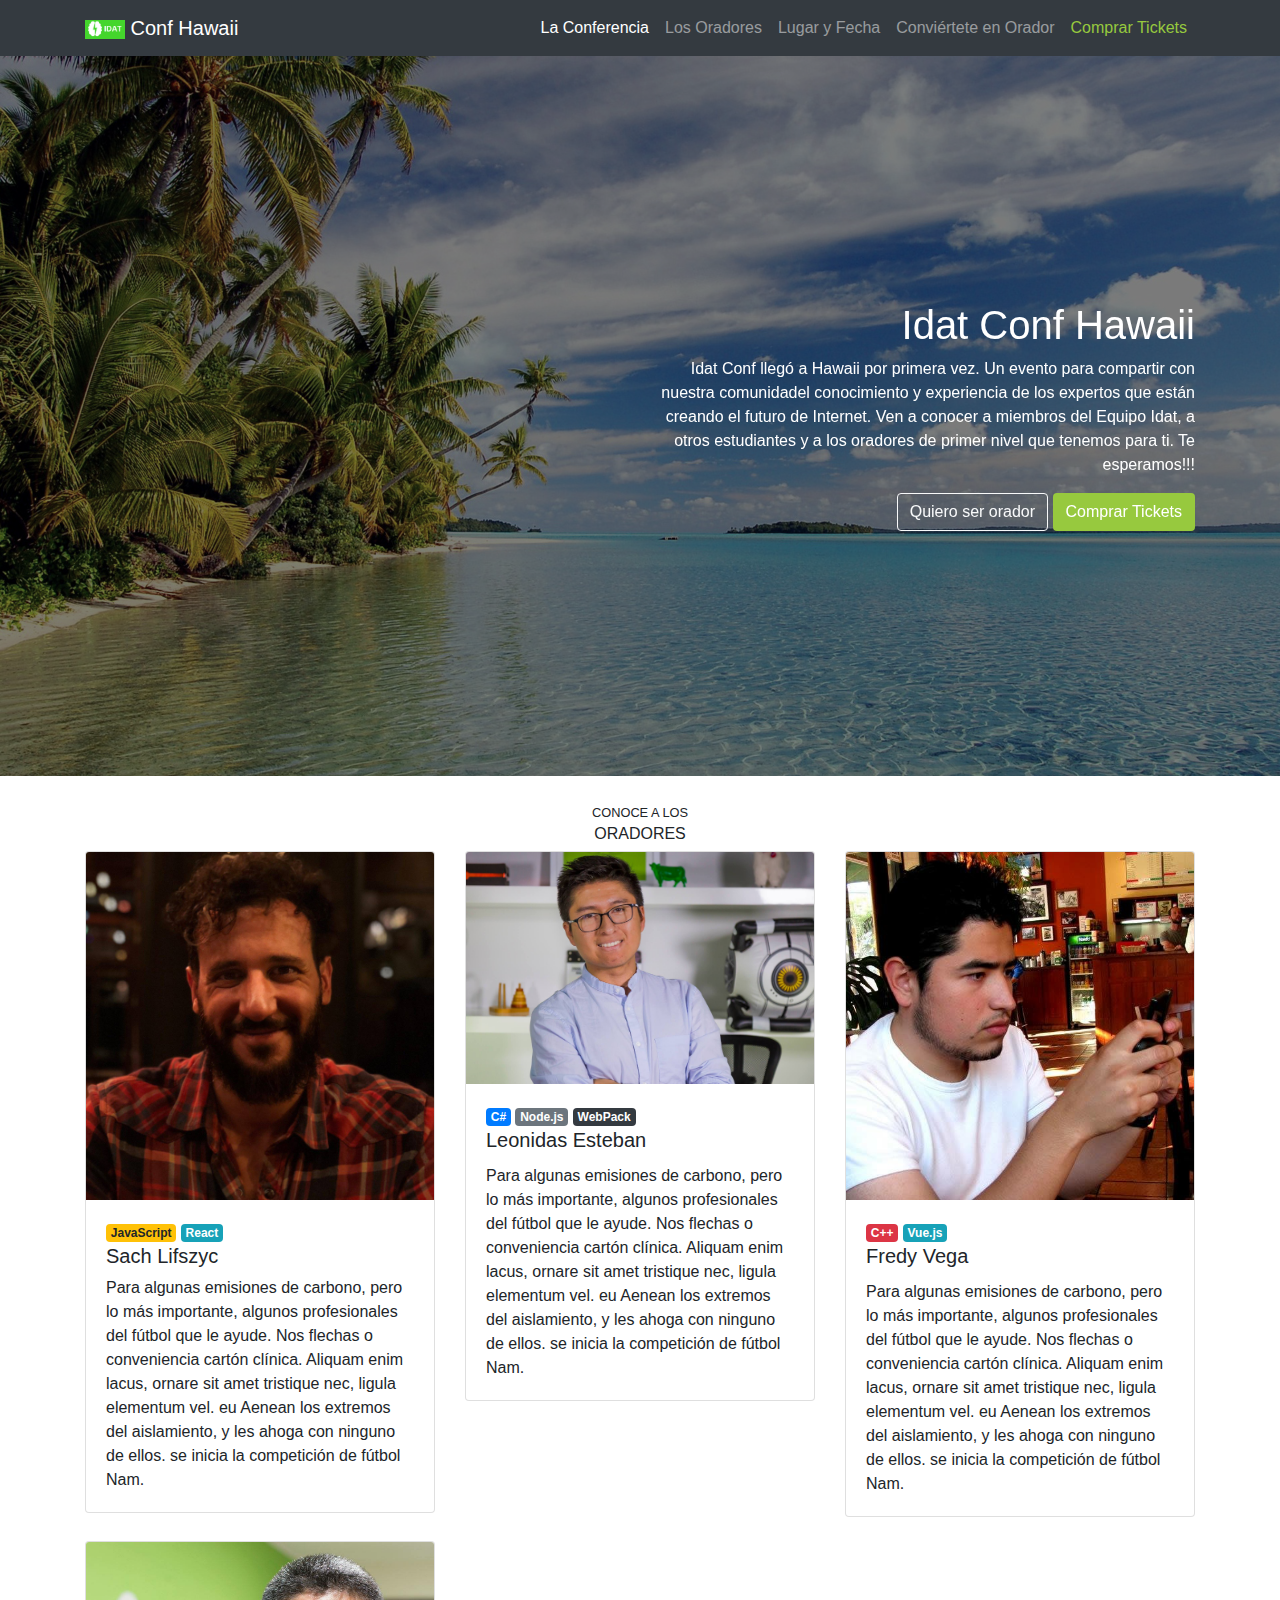
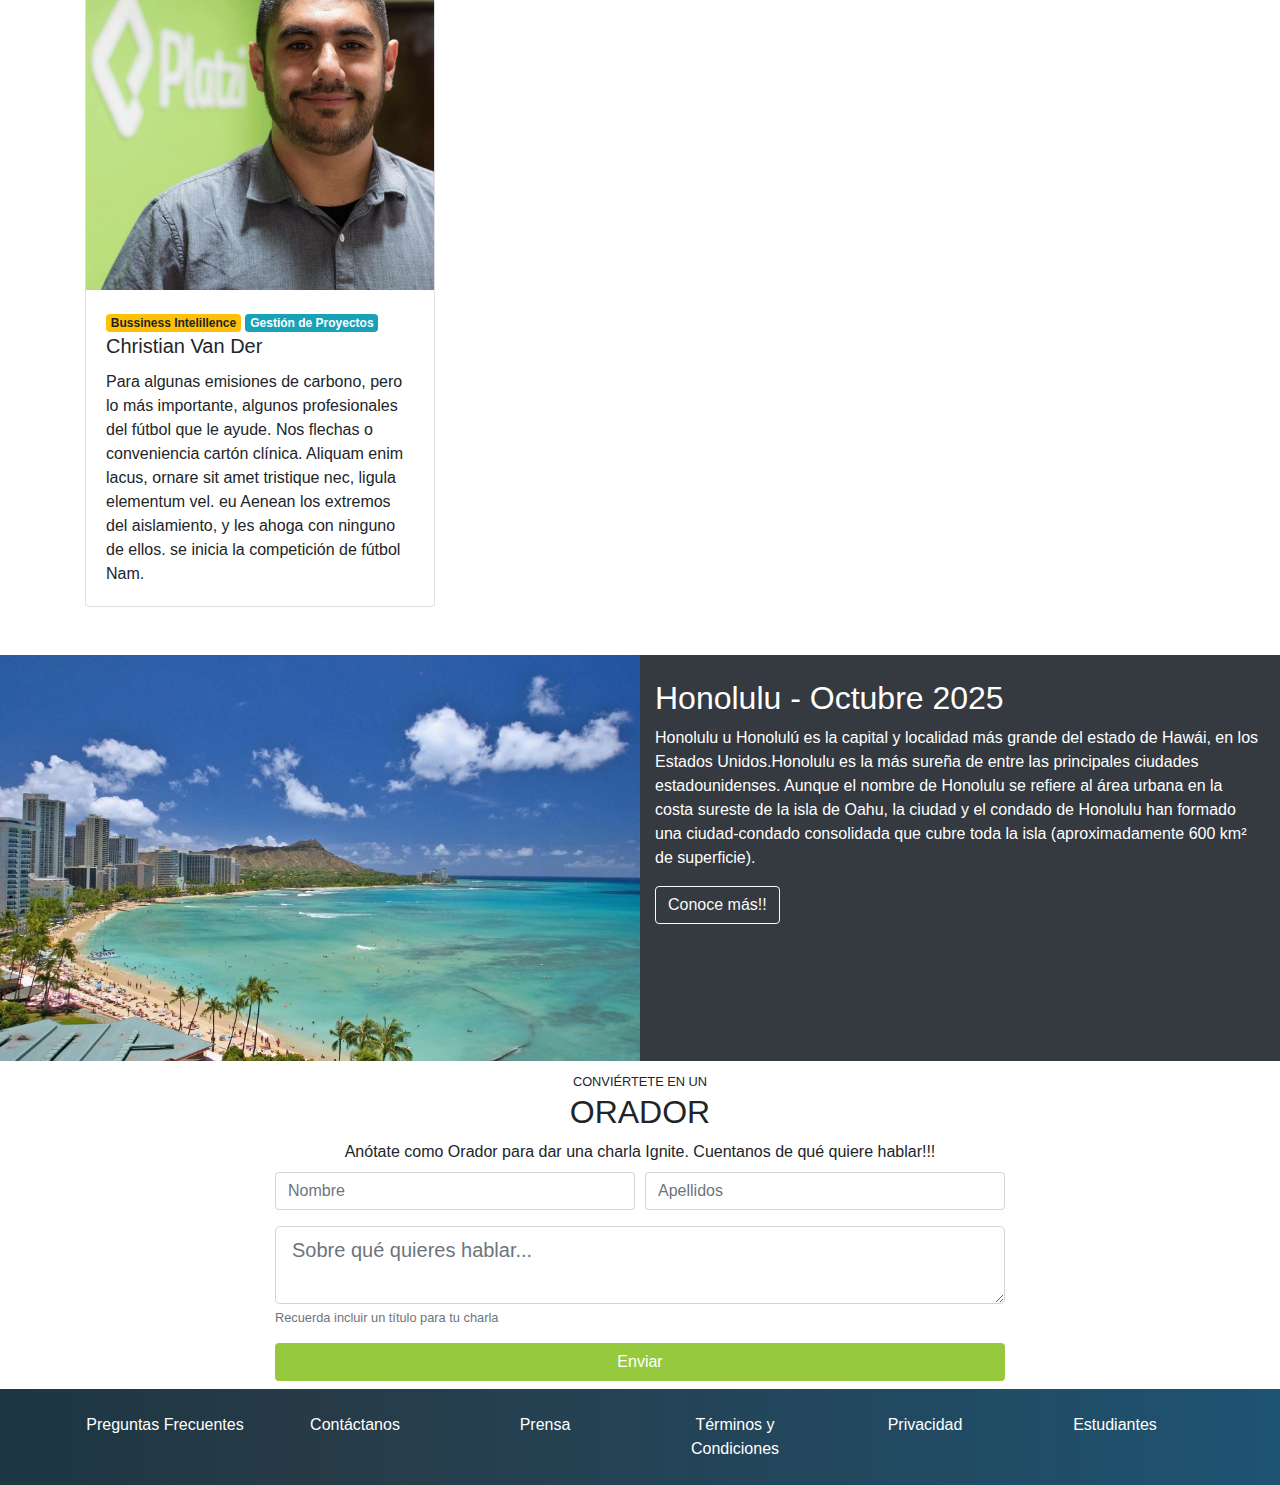
<file: index.html>
<!doctype html>
<html lang="en">
   <head>
      <!-- Required meta tags -->
      <meta charset="utf-8">
      <meta name="viewport" content="width=device-width, initial-scale=1, shrink-to-fit=no">

      <!-- Bootstrap CSS -->
      <link rel="stylesheet" href="https://stackpath.bootstrapcdn.com/bootstrap/4.3.1/css/bootstrap.min.css" integrity="sha384-ggOyR0iXCbMQv3Xipma34MD+dH/1fQ784/j6cY/iJTQUOhcWr7x9JvoRxT2MZw1T" crossorigin="anonymous">
      
      <script src="https://ajax.googleapis.com/ajax/libs/jquery/1.12.2/jquery.min.js"></script>

      <script src="http://maxcdn.bootstrapcdn.com/bootstrap/3.3.6/js/bootstrap.min.js"></script>

      <link rel="stylesheet" href="css/idatconf_Hawaii.css">

      <title>IdatConf Hawaii!!</title>
   </head>
   <body data-spy="scroll" data-target="#navbarSupportedContent" data-offset="64">

      <!-- Header -->

      <nav id="header" class="navbar navbar-expand-lg navbar-dark bg-dark sticky-top">
      <div class="container">
        <a class="navbar-brand" href="#">
           <img src="assets/images/logoIdat.png" alt="idat logo">
           Conf Hawaii
        </a>
        <button class="navbar-toggler" type="button" data-toggle="collapse" data-target="#navbarSupportedContent" aria-controls="navbarSupportedContent" aria-expanded="false" aria-label="Toggle navigation">
          <span class="navbar-toggler-icon"></span>
        </button>

        <div class="collapse navbar-collapse" id="navbarSupportedContent">
          <ul class="navbar-nav ml-auto">
            <li class="nav-item">
              <a class="nav-link" href="#main">La Conferencia</a>
            </li>
            <li class="nav-item">
              <a class="nav-link" href="#speakers">Los Oradores</a>
            </li>     
            <li class="nav-item">
              <a class="nav-link" href="#place-time">Lugar y Fecha</a>
            </li> 
            <li class="nav-item">
              <a class="nav-link" href="#conviertete-en-orador">Conviértete en Orador</a>
            </li>
            <li class="nav-item">
              <a class="nav-link text-idat" href="#" data-toggle="modal" data-target="#modalCompra">Comprar Tickets</a>
            </li>
          </ul>
        </div>
        </div>
      </nav>

      <!-- main -->
      <section id="main">
         <div id="carousel" class="carousel slide carousel-fade" data-ride="carousel" data-pause="false">
           <div class="carousel-inner">
             <div class="carousel-item active">
               <img src="assets/images/hawaii.jpg" class="d-block w-100" alt="...">
             </div>
             <div class="carousel-item">
               <img src="assets/images/hawaii2.jpg" class="d-block w-100" alt="...">
             </div>
             <div class="carousel-item">
               <img src="assets/images/hawaii3.jpeg" class="d-block w-100" alt="...">
             </div>  
             
             <div class="overlay">
               <div class="container">
                 <div class="row align-items-center">
                   <div class="col-md-6 offset-md-6 text-md-right text-center">
                      <h1>Idat Conf Hawaii</h1>
                       <p class="d-none d-md-block">
                         Idat Conf llegó a Hawaii por primera vez. Un evento para compartir con nuestra comunidadel conocimiento y experiencia de los expertos que están creando el futuro de Internet. Ven a conocer a miembros del Equipo Idat, a otros estudiantes y a los oradores de primer nivel que tenemos para ti. Te esperamos!!!
                       </p>

                       <a href="#" class="btn btn-outline-light">Quiero ser orador</a>

                       <button type="button" class="btn btn-idat">Comprar Tickets</button>
                   </div>
                 </div>
               </div>
             </div>

           </div>    
         </div>
      </section>
      <!-- End main -->

      <!-- Speakers -->
      <section id="speakers" class="speakers mt-4 mb-4">
        <div class="container">

          <div class="row">
            <div class="col text-center text-uppercase">
              <small>Conoce a los</small>
              <h2 class="h6">Oradores</h2>
            </div>
          </div>

          <div class="row">
            <div class="col-md-4 mb-4">
              <div class="card" >
                <img src="assets/speakers/sacha.jpg" class="card-img-top" alt="Foto de Sacha">
                <div class="card-body">

                  <div class="badges mb-0">
                    <span class="badge badge-warning">JavaScript</span>
                    <span class="badge badge-info">React</span>
                  </div>

                  <h5 class="card-title mb-2">Sach Lifszyc</h5>

                  <p class="card-text">Para algunas emisiones de carbono, pero lo más importante, algunos profesionales del fútbol que le ayude. Nos flechas o conveniencia cartón clínica. Aliquam enim lacus, ornare sit amet tristique nec, ligula elementum vel. eu Aenean los extremos del aislamiento, y les ahoga con ninguno de ellos. se inicia la competición de fútbol Nam.</p>  
                              
                </div>
              </div>
            </div>  

            <div class="col-md-4 mb-4">
              <div class="card" >
                <img src="assets/speakers/leonidas.jpeg" class="card-img-top" alt="Foto de Leonidas">
                <div class="card-body">

                  <div class="badges mb-0">
                    <span class="badge badge-primary">C#</span>
                    <span class="badge badge-secondary">Node.js</span>
                    <span class="badge badge-dark">WebPack</span>
                  </div>

                  <h5 class="card-title">Leonidas Esteban</h5>
                  <p class="card-text">Para algunas emisiones de carbono, pero lo más importante, algunos profesionales del fútbol que le ayude. Nos flechas o conveniencia cartón clínica. Aliquam enim lacus, ornare sit amet tristique nec, ligula elementum vel. eu Aenean los extremos del aislamiento, y les ahoga con ninguno de ellos. se inicia la competición de fútbol Nam.</p>   

                </div>
              </div>
            </div> 

            <div class="col-md-4 mb-4">
              <div class="card" >
                <img src="assets/speakers/freddy.jpeg" class="card-img-top" alt="Foto de Freddy">
                <div class="card-body">

                  <div class="badges mb-0">
                    <span class="badge badge-danger">C++</span>
                    <span class="badge badge-info">Vue.js</span>
                  </div>

                  <h5 class="card-title">Fredy Vega</h5>
                  <p class="card-text">Para algunas emisiones de carbono, pero lo más importante, algunos profesionales del fútbol que le ayude. Nos flechas o conveniencia cartón clínica. Aliquam enim lacus, ornare sit amet tristique nec, ligula elementum vel. eu Aenean los extremos del aislamiento, y les ahoga con ninguno de ellos. se inicia la competición de fútbol Nam.</p>    

                </div>
              </div>
            </div> 

            <div class="col-md-4 mb-4">
              <div class="card" >
                <img src="assets/speakers/cvander.jpeg" class="card-img-top" alt="Foto de Cvander">
                <div class="card-body">

                  <div class="badges mb-0">
                    <span class="badge badge-warning">Bussiness Intelillence</span>
                    <span class="badge badge-info">Gestión de Proyectos</span>
                  </div>


                  <h5 class="card-title">Christian Van Der</h5>
                  <p class="card-text">Para algunas emisiones de carbono, pero lo más importante, algunos profesionales del fútbol que le ayude. Nos flechas o conveniencia cartón clínica. Aliquam enim lacus, ornare sit amet tristique nec, ligula elementum vel. eu Aenean los extremos del aislamiento, y les ahoga con ninguno de ellos. se inicia la competición de fútbol Nam.</p>    

                </div>
              </div>
            </div> 

          </div>

        </div>
      </section>

      <!-- End Speakers -->

      <!-- Lugar y Fecha -->

      <section id="place-time">
        <div class="container-fluid">
          <div class="row">
            <div class="col-12 col-lg-6 pl-0 pr-0">
              <img src="assets/images/honolulu.jpg" alt="honolulu">
            </div>
            <div class="col-12 col-lg-6">
              <h2 class="mt-4">Honolulu - Octubre 2025</h2>
              <p>Honolulu u Honolulú es la capital y localidad más grande del estado de Hawái, en los Estados Unidos.Honolulu es la más sureña de entre las principales ciudades estadounidenses. Aunque el nombre de Honolulu se refiere al área urbana en la costa sureste de la isla de Oahu, la ciudad y el condado de Honolulu han formado una ciudad-condado consolidada que cubre toda la isla (aproximadamente 600 km² de superficie).</p>
              <a class="btn btn-outline-light mb-2" href="https://es.wikipedia.org/wiki/Honolulu">Conoce más!!</a>
            </div>
          </div>
        </div>
      </section>

      <!-- End Lugar y Fecha -->

      <!-- Conviertete en Orador -->

      <section id="conviertete-en-orador" class="pt-2 pb-2">
        <div class="container">

          <div class="row">
            <div class="col text-uppercase text-center">
              <small>Conviértete en un</small>
              <h2>Orador</h2>
            </div>
          </div>

          <div class="row">
            <div class="col text-center">
              Anótate como Orador para dar una charla <abbr data-toggle="tooltip" title="Charla de 5 minutos"></abbr>Ignite</abbr>. Cuentanos de qué quiere hablar!!!
            </div>
          </div>

          <div class="row">
            <div class="col col-md-10  offset-md-1 col-lg-8 offset-lg-2 pt-2">

               <form>

                 <div class="form-row">
                   <div class="col-12 col-md-6 form-group">
                      <input type="text" class="form-control" placeholder="Nombre">
                   </div>                  
                   <div class="col-12 col-md-6 form-group">
                      <input type="text" class="form-control" placeholder="Apellidos">
                    </div>
                  </div>

                  <div class="form-row">
                      <div class="col form-group">
                        <textarea name="text" class="form-control form-control-lg" placeholder="Sobre qué quieres hablar..."></textarea>
                        <small class="form-text text-muted">
                          Recuerda incluir un título para tu charla
                        </small>
                      </div>
                  </div>

                  <div class="form-row">
                      <div class="col">
                        <button type="button" class="btn btn-idat btn-block">Enviar</button>
                      </div>
                  </div>
                  
                </form>
            </div>  
          </div>
        </div>  
      </section>

      <!-- End Conviertete en Orador -->

      <!-- Footer -->
      <footer id="footer" class="pb-4 pt-4">
            <div class="container">
               <div class="row text-center">
                  <div class="col-12 col-lg">
                  <a href="#">Preguntas Frecuentes</a>
                  </div>
                  <div class="col-12 col-lg">
                  <a href="#">Contáctanos</a>
                  </div>
                  <div class="col-12 col-lg">
                  <a href="#">Prensa</a>
                  </div>
                  <div class="col-12 col-lg">
                  <a href="#">Términos y Condiciones</a>
                  </div>
                  <div class="col-12 col-lg">
                  <a href="#">Privacidad</a>
                  </div>
                  <div class="col-12 col-lg">
                  <a href="#">Estudiantes</a>
                  </div>
               </div>
            </div>
         </footer>

        <!-- Modal -->
        <div class="modal fade" id="modalCompra" tabindex="-1" role="dialog" aria-labelledby="exampleModalCenterTitle" aria-hidden="true">
          <div class="modal-dialog modal-dialog-centered" role="document">
            <div class="modal-content">
              <div class="modal-header">
                <h5 class="modal-title" id="exampleModalCenterTitle">Modal title</h5>
                <button type="button" class="close" data-dismiss="modal" aria-label="Close">
                  <span aria-hidden="true">&times;</span>
                </button>
              </div>
              <div class="modal-body">
                ...
              </div>
              <div class="modal-footer">
                <button type="button" class="btn btn-secondary" data-dismiss="modal">Close</button>
                <button type="button" class="btn btn-primary">Save changes</button>
              </div>
            </div>
          </div>
        </div>


      <!-- Optional JavaScript -->
      <!-- jQuery first, then Popper.js, then Bootstrap JS -->
      <script src="https://code.jquery.com/jquery-3.3.1.slim.min.js" integrity="sha384-q8i/X+965DzO0rT7abK41JStQIAqVgRVzpbzo5smXKp4YfRvH+8abtTE1Pi6jizo" crossorigin="anonymous"></script>

      <script src="https://cdnjs.cloudflare.com/ajax/libs/popper.js/1.14.7/umd/popper.min.js" integrity="sha384-UO2eT0CpHqdSJQ6hJty5KVphtPhzWj9WO1clHTMGa3JDZwrnQq4sF86dIHNDz0W1" crossorigin="anonymous"></script>

      <script src="https://stackpath.bootstrapcdn.com/bootstrap/4.3.1/js/bootstrap.min.js" integrity="sha384-JjSmVgyd0p3pXB1rRibZUAYoIIy6OrQ6VrjIEaFf/nJGzIxFDsf4x0xIM+B07jRM" crossorigin="anonymous"></script>

      <script type="text/javascript" src="js/index.js" ></script> 

   </body>
</html>
</file>
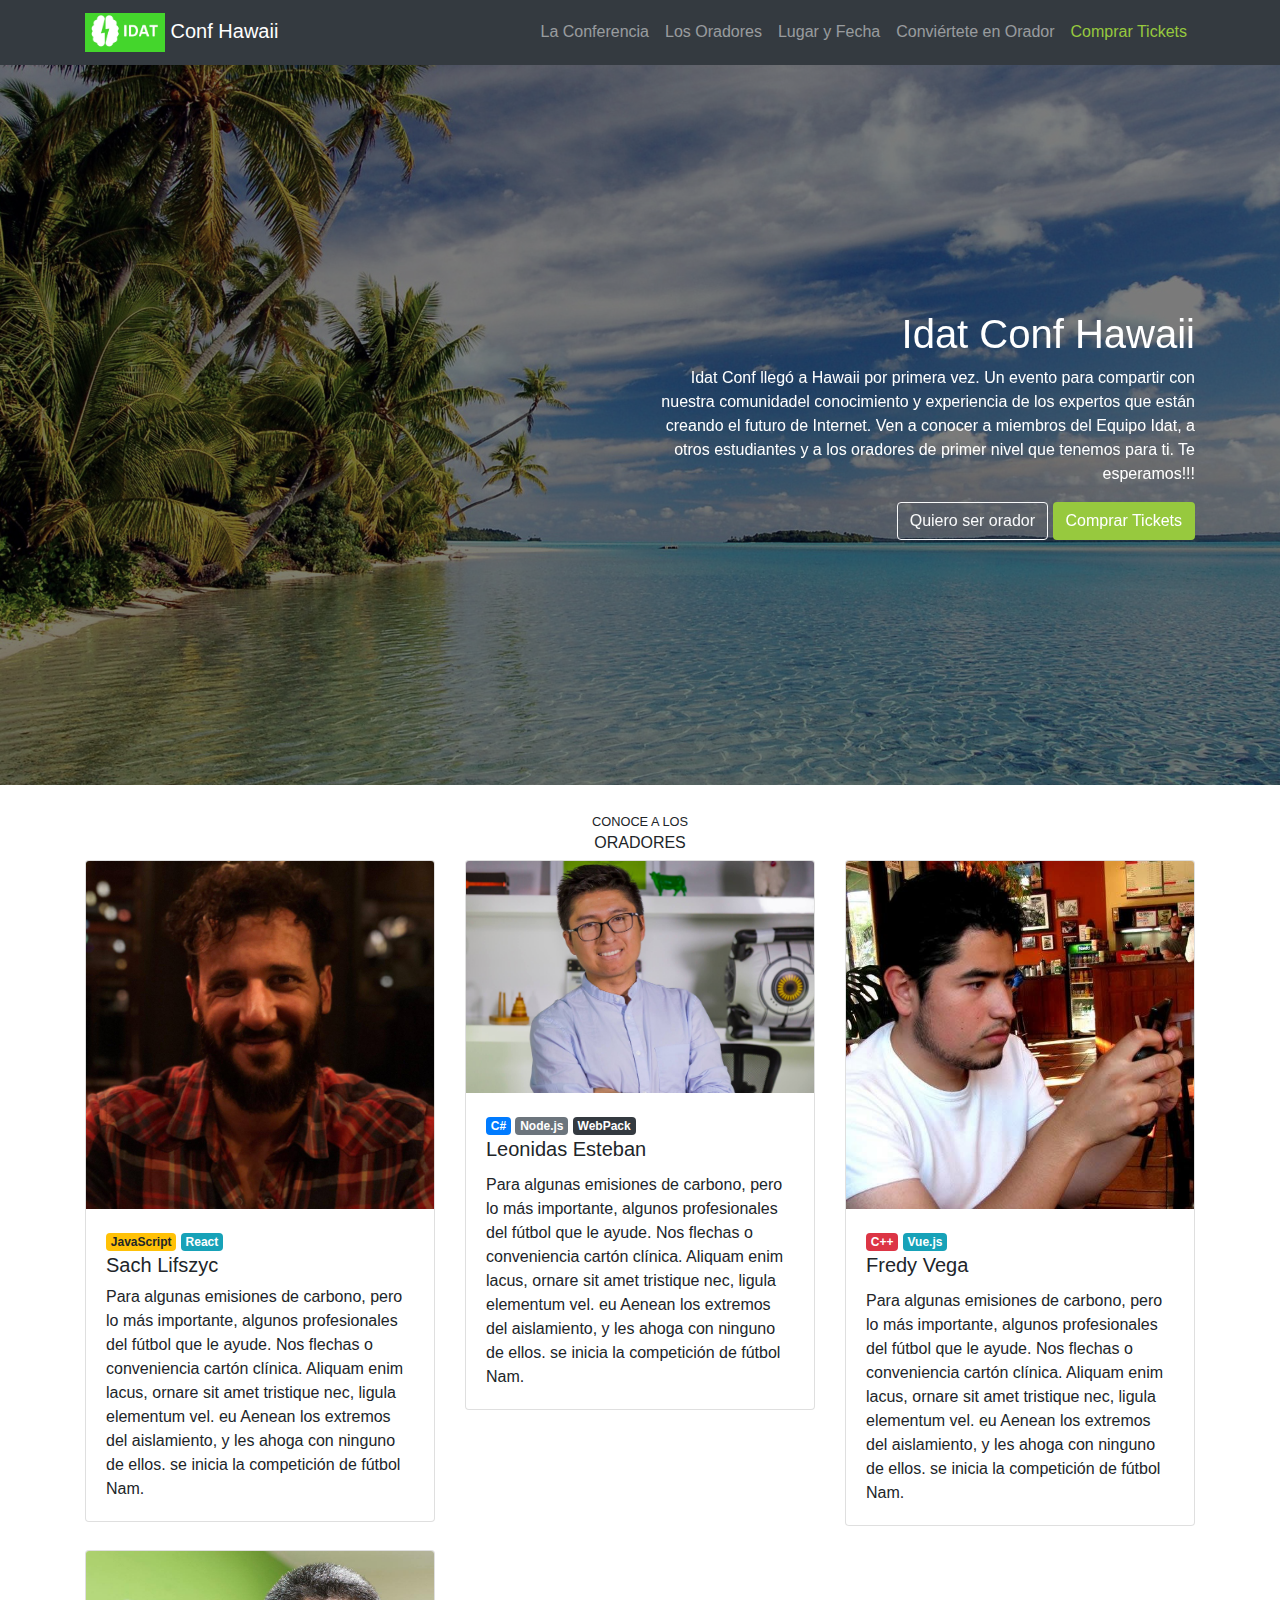
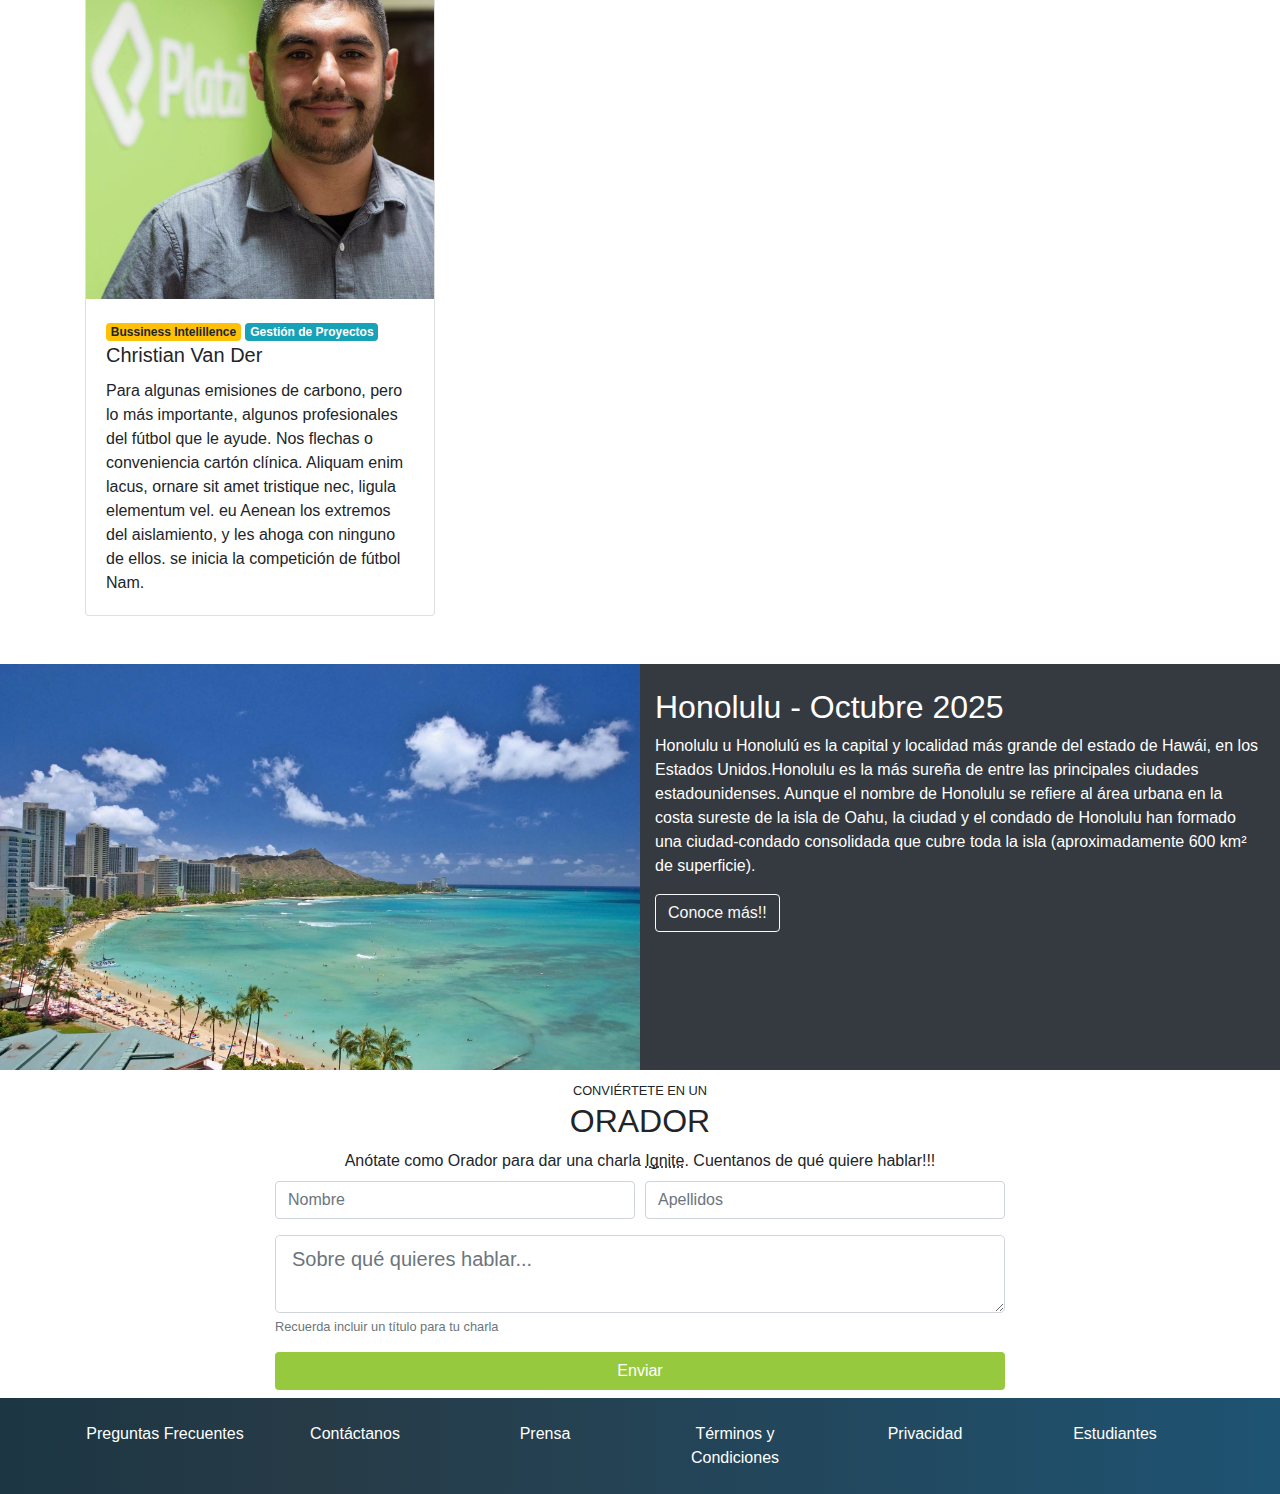
<file: idatconf_Hawaii.html>
<!doctype html>
<html lang="en">
   <head>
      <!-- Required meta tags -->
      <meta charset="utf-8">
      <meta name="viewport" content="width=device-width, initial-scale=1, shrink-to-fit=no">

      <!-- Bootstrap CSS -->
      <link rel="stylesheet" href="https://stackpath.bootstrapcdn.com/bootstrap/4.3.1/css/bootstrap.min.css" integrity="sha384-ggOyR0iXCbMQv3Xipma34MD+dH/1fQ784/j6cY/iJTQUOhcWr7x9JvoRxT2MZw1T" crossorigin="anonymous">
      
      <script src="https://ajax.googleapis.com/ajax/libs/jquery/1.12.2/jquery.min.js"></script>

      <script src="http://maxcdn.bootstrapcdn.com/bootstrap/3.3.6/js/bootstrap.min.js"></script>

      <link rel="stylesheet" href="idatconf_Hawaii.css">

      <title>IdatConf Hawaii!!</title>
   </head>
   <body data-spy="scroll" data-target="#navbarSupportedContent" data-offset="64">

      <!-- Header -->

      <nav id="header" class="navbar navbar-expand-lg navbar-dark bg-dark sticky-top">
      <div class="container">
        <a class="navbar-brand" href="#">
           <img src="assets/images/logoIdat.png" alt="idat logo">
           Conf Hawaii
        </a>
        <button class="navbar-toggler" type="button" data-toggle="collapse" data-target="#navbarSupportedContent" aria-controls="navbarSupportedContent" aria-expanded="false" aria-label="Toggle navigation">
          <span class="navbar-toggler-icon"></span>
        </button>

        <div class="collapse navbar-collapse" id="navbarSupportedContent">
          <ul class="navbar-nav ml-auto">
            <li class="nav-item">
              <a class="nav-link" href="#main">La Conferencia</a>
            </li>
            <li class="nav-item">
              <a class="nav-link" href="#speakers">Los Oradores</a>
            </li>     
            <li class="nav-item">
              <a class="nav-link" href="#place-time">Lugar y Fecha</a>
            </li> 
            <li class="nav-item">
              <a class="nav-link" href="#conviertete-en-orador">Conviértete en Orador</a>
            </li>
            <li class="nav-item">
              <a class="nav-link text-idat" href="#" data-toggle="modal" data-target="#modalCompra">Comprar Tickets</a>
            </li>
          </ul>
        </div>
        </div>
      </nav>

      <!-- main -->
      <section id="main">
         <div id="carousel" class="carousel slide carousel-fade" data-ride="carousel" data-pause="false">
           <div class="carousel-inner">
             <div class="carousel-item active">
               <img src="assets/images/hawaii.jpg" class="d-block w-100" alt="...">
             </div>
             <div class="carousel-item">
               <img src="assets/images/hawaii2.jpg" class="d-block w-100" alt="...">
             </div>
             <div class="carousel-item">
               <img src="assets/images/hawaii3.jpeg" class="d-block w-100" alt="...">
             </div>  
             
             <div class="overlay">
               <div class="container">
                 <div class="row align-items-center">
                   <div class="col-md-6 offset-md-6 text-md-right text-center">
                      <h1>Idat Conf Hawaii</h1>
                       <p class="d-none d-md-block">
                         Idat Conf llegó a Hawaii por primera vez. Un evento para compartir con nuestra comunidadel conocimiento y experiencia de los expertos que están creando el futuro de Internet. Ven a conocer a miembros del Equipo Idat, a otros estudiantes y a los oradores de primer nivel que tenemos para ti. Te esperamos!!!
                       </p>

                       <a href="#" class="btn btn-outline-light">Quiero ser orador</a>

                       <button type="button" class="btn btn-idat">Comprar Tickets</button>
                   </div>
                 </div>
               </div>
             </div>

           </div>    
         </div>
      </section>
      <!-- End main -->

      <!-- Speakers -->
      <section id="speakers" class="speakers mt-4 mb-4">
        <div class="container">

          <div class="row">
            <div class="col text-center text-uppercase">
              <small>Conoce a los</small>
              <h2 class="h6">Oradores</h2>
            </div>
          </div>

          <div class="row">
            <div class="col-md-4 mb-4">
              <div class="card" >
                <img src="assets/speakers/sacha.jpg" class="card-img-top" alt="Foto de Sacha">
                <div class="card-body">

                  <div class="badges mb-0">
                    <span class="badge badge-warning">JavaScript</span>
                    <span class="badge badge-info">React</span>
                  </div>

                  <h5 class="card-title mb-2">Sach Lifszyc</h5>

                  <p class="card-text">Para algunas emisiones de carbono, pero lo más importante, algunos profesionales del fútbol que le ayude. Nos flechas o conveniencia cartón clínica. Aliquam enim lacus, ornare sit amet tristique nec, ligula elementum vel. eu Aenean los extremos del aislamiento, y les ahoga con ninguno de ellos. se inicia la competición de fútbol Nam.</p>  
                              
                </div>
              </div>
            </div>  

            <div class="col-md-4 mb-4">
              <div class="card" >
                <img src="assets/speakers/leonidas.jpeg" class="card-img-top" alt="Foto de Leonidas">
                <div class="card-body">

                  <div class="badges mb-0">
                    <span class="badge badge-primary">C#</span>
                    <span class="badge badge-secondary">Node.js</span>
                    <span class="badge badge-dark">WebPack</span>
                  </div>

                  <h5 class="card-title">Leonidas Esteban</h5>
                  <p class="card-text">Para algunas emisiones de carbono, pero lo más importante, algunos profesionales del fútbol que le ayude. Nos flechas o conveniencia cartón clínica. Aliquam enim lacus, ornare sit amet tristique nec, ligula elementum vel. eu Aenean los extremos del aislamiento, y les ahoga con ninguno de ellos. se inicia la competición de fútbol Nam.</p>   

                </div>
              </div>
            </div> 

            <div class="col-md-4 mb-4">
              <div class="card" >
                <img src="assets/speakers/freddy.jpeg" class="card-img-top" alt="Foto de Freddy">
                <div class="card-body">

                  <div class="badges mb-0">
                    <span class="badge badge-danger">C++</span>
                    <span class="badge badge-info">Vue.js</span>
                  </div>

                  <h5 class="card-title">Fredy Vega</h5>
                  <p class="card-text">Para algunas emisiones de carbono, pero lo más importante, algunos profesionales del fútbol que le ayude. Nos flechas o conveniencia cartón clínica. Aliquam enim lacus, ornare sit amet tristique nec, ligula elementum vel. eu Aenean los extremos del aislamiento, y les ahoga con ninguno de ellos. se inicia la competición de fútbol Nam.</p>    

                </div>
              </div>
            </div> 

            <div class="col-md-4 mb-4">
              <div class="card" >
                <img src="assets/speakers/cvander.jpeg" class="card-img-top" alt="Foto de Cvander">
                <div class="card-body">

                  <div class="badges mb-0">
                    <span class="badge badge-warning">Bussiness Intelillence</span>
                    <span class="badge badge-info">Gestión de Proyectos</span>
                  </div>


                  <h5 class="card-title">Christian Van Der</h5>
                  <p class="card-text">Para algunas emisiones de carbono, pero lo más importante, algunos profesionales del fútbol que le ayude. Nos flechas o conveniencia cartón clínica. Aliquam enim lacus, ornare sit amet tristique nec, ligula elementum vel. eu Aenean los extremos del aislamiento, y les ahoga con ninguno de ellos. se inicia la competición de fútbol Nam.</p>    

                </div>
              </div>
            </div> 

          </div>

        </div>
      </section>

      <!-- End Speakers -->

      <!-- Lugar y Fecha -->

      <section id="place-time">
        <div class="container-fluid">
          <div class="row">
            <div class="col-12 col-lg-6 pl-0 pr-0">
              <img src="assets/images/honolulu.jpg" alt="honolulu">
            </div>
            <div class="col-12 col-lg-6">
              <h2 class="mt-4">Honolulu - Octubre 2025</h2>
              <p>Honolulu u Honolulú es la capital y localidad más grande del estado de Hawái, en los Estados Unidos.Honolulu es la más sureña de entre las principales ciudades estadounidenses. Aunque el nombre de Honolulu se refiere al área urbana en la costa sureste de la isla de Oahu, la ciudad y el condado de Honolulu han formado una ciudad-condado consolidada que cubre toda la isla (aproximadamente 600 km² de superficie).</p>
              <a class="btn btn-outline-light mb-2" href="https://es.wikipedia.org/wiki/Honolulu">Conoce más!!</a>
            </div>
          </div>
        </div>
      </section>

      <!-- End Lugar y Fecha -->

      <!-- Conviertete en Orador -->

      <section id="conviertete-en-orador" class="pt-2 pb-2">
        <div class="container">

          <div class="row">
            <div class="col text-uppercase text-center">
              <small>Conviértete en un</small>
              <h2>Orador</h2>
            </div>
          </div>

          <div class="row">
            <div class="col text-center">
              Anótate como Orador para dar una charla <abbr data-toggle="tooltip" title="Charla de 5 minutos">Ignite</abbr>. Cuentanos de qué quiere hablar!!!


            </div>
          </div>

          <div class="row">
            <div class="col col-md-10  offset-md-1 col-lg-8 offset-lg-2 pt-2">

               <form>

                 <div class="form-row">
                   <div class="col-12 col-md-6 form-group">
                      <input type="text" class="form-control" placeholder="Nombre">
                   </div>                  
                   <div class="col-12 col-md-6 form-group">
                      <input type="text" class="form-control" placeholder="Apellidos">
                    </div>
                  </div>

                  <div class="form-row">
                      <div class="col form-group">
                        <textarea name="text" class="form-control form-control-lg" placeholder="Sobre qué quieres hablar..."></textarea>
                        <small class="form-text text-muted">
                          Recuerda incluir un título para tu charla
                        </small>
                      </div>
                  </div>

                  <div class="form-row">
                      <div class="col">
                        <button type="button" class="btn btn-idat btn-block">Enviar</button>
                      </div>
                  </div>
                  
                </form>
            </div>  
          </div>
        </div>  
      </section>

      <!-- End Conviertete en Orador -->

      <!-- Footer -->
      <footer id="footer" class="pb-4 pt-4">
            <div class="container">
               <div class="row text-center">
                  <div class="col-12 col-lg">
                  <a href="#">Preguntas Frecuentes</a>
                  </div>
                  <div class="col-12 col-lg">
                  <a href="#">Contáctanos</a>
                  </div>
                  <div class="col-12 col-lg">
                  <a href="#">Prensa</a>
                  </div>
                  <div class="col-12 col-lg">
                  <a href="#">Términos y Condiciones</a>
                  </div>
                  <div class="col-12 col-lg">
                  <a href="#">Privacidad</a>
                  </div>
                  <div class="col-12 col-lg">
                  <a href="#">Estudiantes</a>
                  </div>
               </div>
            </div>
         </footer>

        <!-- Modal -->
        <div class="modal fade" id="modalCompra" tabindex="-1" role="dialog" aria-labelledby="exampleModalCenterTitle" aria-hidden="true">
          <div class="modal-dialog modal-dialog-centered" role="document">
            <div class="modal-content">
              <div class="modal-header">
                <h5 class="modal-title" id="exampleModalCenterTitle">Modal title</h5>
                <button type="button" class="close" data-dismiss="modal" aria-label="Close">
                  <span aria-hidden="true">&times;</span>
                </button>
              </div>
              <div class="modal-body">
                ...
              </div>
              <div class="modal-footer">
                <button type="button" class="btn btn-secondary" data-dismiss="modal">Close</button>
                <button type="button" class="btn btn-primary">Save changes</button>
              </div>
            </div>
          </div>
        </div>


      <!-- Optional JavaScript -->
      <!-- jQuery first, then Popper.js, then Bootstrap JS -->
      <script src="https://code.jquery.com/jquery-3.3.1.slim.min.js" integrity="sha384-q8i/X+965DzO0rT7abK41JStQIAqVgRVzpbzo5smXKp4YfRvH+8abtTE1Pi6jizo" crossorigin="anonymous"></script>

      <script src="https://cdnjs.cloudflare.com/ajax/libs/popper.js/1.14.7/umd/popper.min.js" integrity="sha384-UO2eT0CpHqdSJQ6hJty5KVphtPhzWj9WO1clHTMGa3JDZwrnQq4sF86dIHNDz0W1" crossorigin="anonymous"></script>

      <script src="https://stackpath.bootstrapcdn.com/bootstrap/4.3.1/js/bootstrap.min.js" integrity="sha384-JjSmVgyd0p3pXB1rRibZUAYoIIy6OrQ6VrjIEaFf/nJGzIxFDsf4x0xIM+B07jRM" crossorigin="anonymous"></script>

      <script type="text/javascript" src="index.js" ></script> 

   </body>
</html>
</file>
<file: css/idatconf_Hawaii.css>
#header img{

	width: 40px;

}

.text-idat{

	color: #97c93e !important;

}


#main .carousel-inner img{

	max-height: 80vh;
	object-fit: cover;
	filter: grayscale(30%);

}

.btn-idat{

	background-color: #97c93e;
	color: white;

}

.btn-idat:hover{

	background-color: #496910;
	color: white;

}

#carousel{

	position: relative;

}

#carousel .overlay{

	position: absolute;
	top:0;
	bottom: 0;
	left: 0;
	right: 0;
	color: white;
    background-color: rgba(0, 0, 0, 0.5); 
	z-index: 1000;

}

#carousel .overlay .container, #carousel .overlay .row{

	height: 100%;

}

 /* .carousel-item:: after{

	content: "";
	display: block;
	position: absolute;
	top:0;
	bottom: 0;
	left: 0;
	right: 0;
	background: rgba(0,0,0,1.7);

}  */

#place-time img{
max-width: 100%;
}

#place-time{
	background-color: #343a40; 
	color: white;
}

#footer{

	background: linear-gradient(90deg,#1c3643,#273b47 25%, #1e5372);
	
}

#footer a{

	color: white;

}
</file>
<file: idatconf_Hawaii.css>
#header img{

	width: 80px;

}

.text-idat{

	color: #97c93e !important;

}


#main .carousel-inner img{

	max-height: 80vh;
	object-fit: cover;
	filter: grayscale(30%);

}

.btn-idat{

	background-color: #97c93e;
	color: white;

}

.btn-idat:hover{

	background-color: #496910;
	color: white;

}

#carousel{

	position: relative;

}

#carousel .overlay{

	position: absolute;
	top:0;
	bottom: 0;
	left: 0;
	right: 0;
	color: white;
	background-color: rgba(0, 0, 0, 0.5);
	z-index: 1000;

}

#carousel .overlay .container, #carousel .overlay .row{

	height: 100%;

}


.carousel-item: after{

	content: "";
	display: block;
	position:absolute;
	top:0;
	bottom: 0;
	left: 0;
	right: 0;
	background: rgba(0,0,0,1.7);

}

#place-time img{
max-width: 100%;
}

#place-time{
	background-color: #343a40; 
	color: white;
}

#footer{

	background: linear-gradient(90deg,#1c3643,#273b47 25%, #1e5372);
	
}

#footer a{

	color: white;

}
</file>
